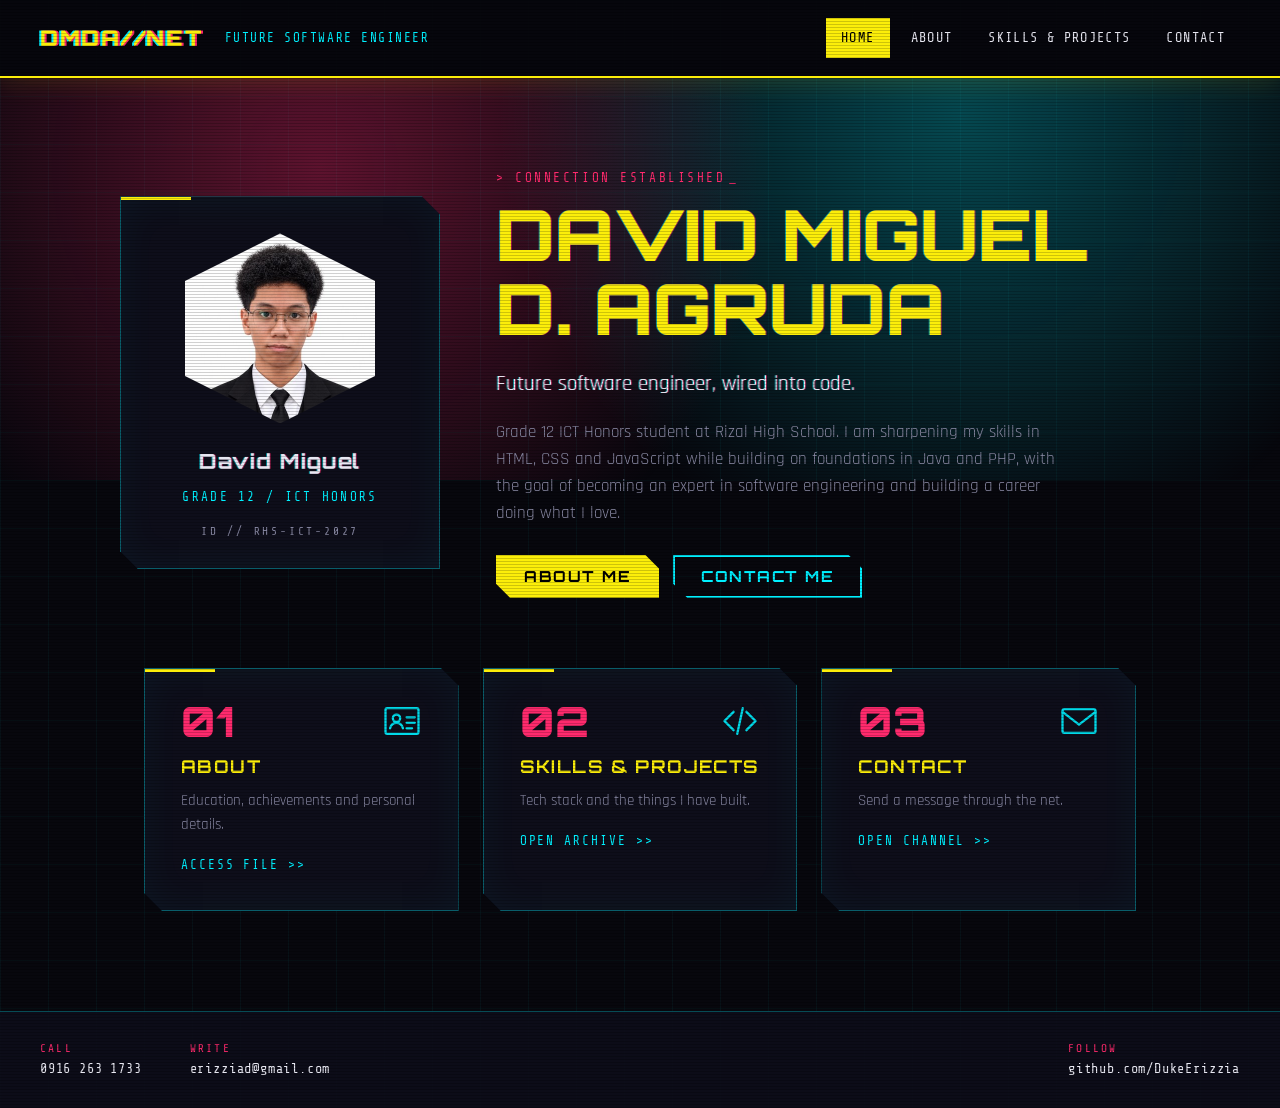
<file: index.html>
<!DOCTYPE html>
<html lang="en">
    
<head>
  <meta charset="UTF-8">
  <meta name="viewport" content="width=device-width, initial-scale=1.0">
  <title>DMDA | Home</title>
  <meta name="description" content="Cyberpunk-themed resume site of David Miguel D. Agruda, Grade 12 ICT Honors student and future software engineer.">
  <link rel="icon" type="image/svg+xml" href="assets/img/favicon.svg">
  <link rel="preconnect" href="https://fonts.googleapis.com">
  <link rel="preconnect" href="https://fonts.gstatic.com" crossorigin>
  <link href="https://fonts.googleapis.com/css2?family=Orbitron:wght@700;900&family=Rajdhani:wght@400;600;700&family=Share+Tech+Mono&display=swap" rel="stylesheet">
  <link rel="stylesheet" href="assets/css/style.css">
</head>

<body>

  <header class="siteHeader">
    <div class="brand">
      <a class="brandName" href="index.html">DMDA//NET</a>
      <span class="brandTag">Future Software Engineer</span>
    </div>
    <button class="menuToggle" aria-label="Toggle navigation">Menu</button>
    <nav class="mainNav" aria-label="Main">
      <a class="isActive" href="../../index.html">Home</a>
      <a href="pages/about/index.html">About</a>
      <a href="pages/skillsProjects/index.html">Skills &amp; Projects</a>
      <a href="pages/contact/index.html">Contact</a>
    </nav>
  </header>

  <main>
    <section class="hero">
      <div class="heroGlow" data-parallax="0.15"></div>
      <div class="heroInner">
        <aside class="panel idCard reveal">
          <div class="avatar">
            <img src="assets/img/profilePhoto.jpg" alt="David Miguel D. Agruda" width="190" height="190" onerror="this.replaceWith(document.createTextNode('DM'))">
          </div>
          <h2><span class="glitch glitchSoft" data-text="David Miguel">David Miguel</span></h2>
          <p class="role">Grade 12 / ICT Honors</p>
          <p class="idNumber">ID // RHS-ICT-2027</p>
        </aside>

        <div class="heroText reveal">
          <p class="status">&gt; Connection established</p>
          <h1><span class="glitch" data-text="David Miguel D. Agruda">David Miguel D. Agruda</span></h1>
          <p class="lead"><span class="glitch glitchSoft" data-text="Future software engineer, wired into code.">Future software engineer, wired into code.</span></p>
          <p class="bio">
            Grade 12 ICT Honors student at Rizal High School. I am sharpening my skills in HTML, CSS and
            JavaScript while building on foundations in Java and PHP, with the goal of becoming an expert in
            software engineering and building a career doing what I love.
          </p>
          <div class="btnRow">
            <a class="btnCyber" href="pages/about/index.html">About Me</a>
            <a class="btnCyber btnGhost" href="pages/contact/index.html">Contact Me</a>
          </div>
        </div>
      </div>
    </section>

    <section class="navCards" aria-label="Explore the site">
      <a class="panel navCard reveal" href="pages/about/index.html">
        <img class="navIcon" src="assets/img/iconAbout.svg" alt="About file icon" width="44" height="44">
        <div class="num">01</div>
        <h3>About</h3>
        <p>Education, achievements and personal details.</p>
        <span class="go">Access file &gt;&gt;</span>
      </a>
      <a class="panel navCard reveal" href="pages/skillsProjects/index.html">
        <img class="navIcon" src="assets/img/iconSkills.svg" alt="Skills code icon" width="44" height="44">
        <div class="num">02</div>
        <h3>Skills &amp; Projects</h3>
        <p>Tech stack and the things I have built.</p>
        <span class="go">Open archive &gt;&gt;</span>
      </a>
      <a class="panel navCard reveal" href="pages/contact/index.html">
        <img class="navIcon" src="assets/img/iconContact.svg" alt="Contact envelope icon" width="44" height="44">
        <div class="num">03</div>
        <h3>Contact</h3>
        <p>Send a message through the net.</p>
        <span class="go">Open channel &gt;&gt;</span>
      </a>
    </section>
  </main>

  <footer class="siteFooter">
    <div class="footGroup">
      <div class="footBlock"><span>Call</span>0916 263 1733</div>
      <div class="footBlock"><span>Write</span>erizziad@gmail.com</div>
    </div>
    <div class="footBlock"><span>Follow</span><a href="https://github.com/DukeErizzia" target="_blank" rel="noopener">github.com/DukeErizzia</a></div>
  </footer>

  <script src="assets/js/script.js"></script>

</body>
</file>
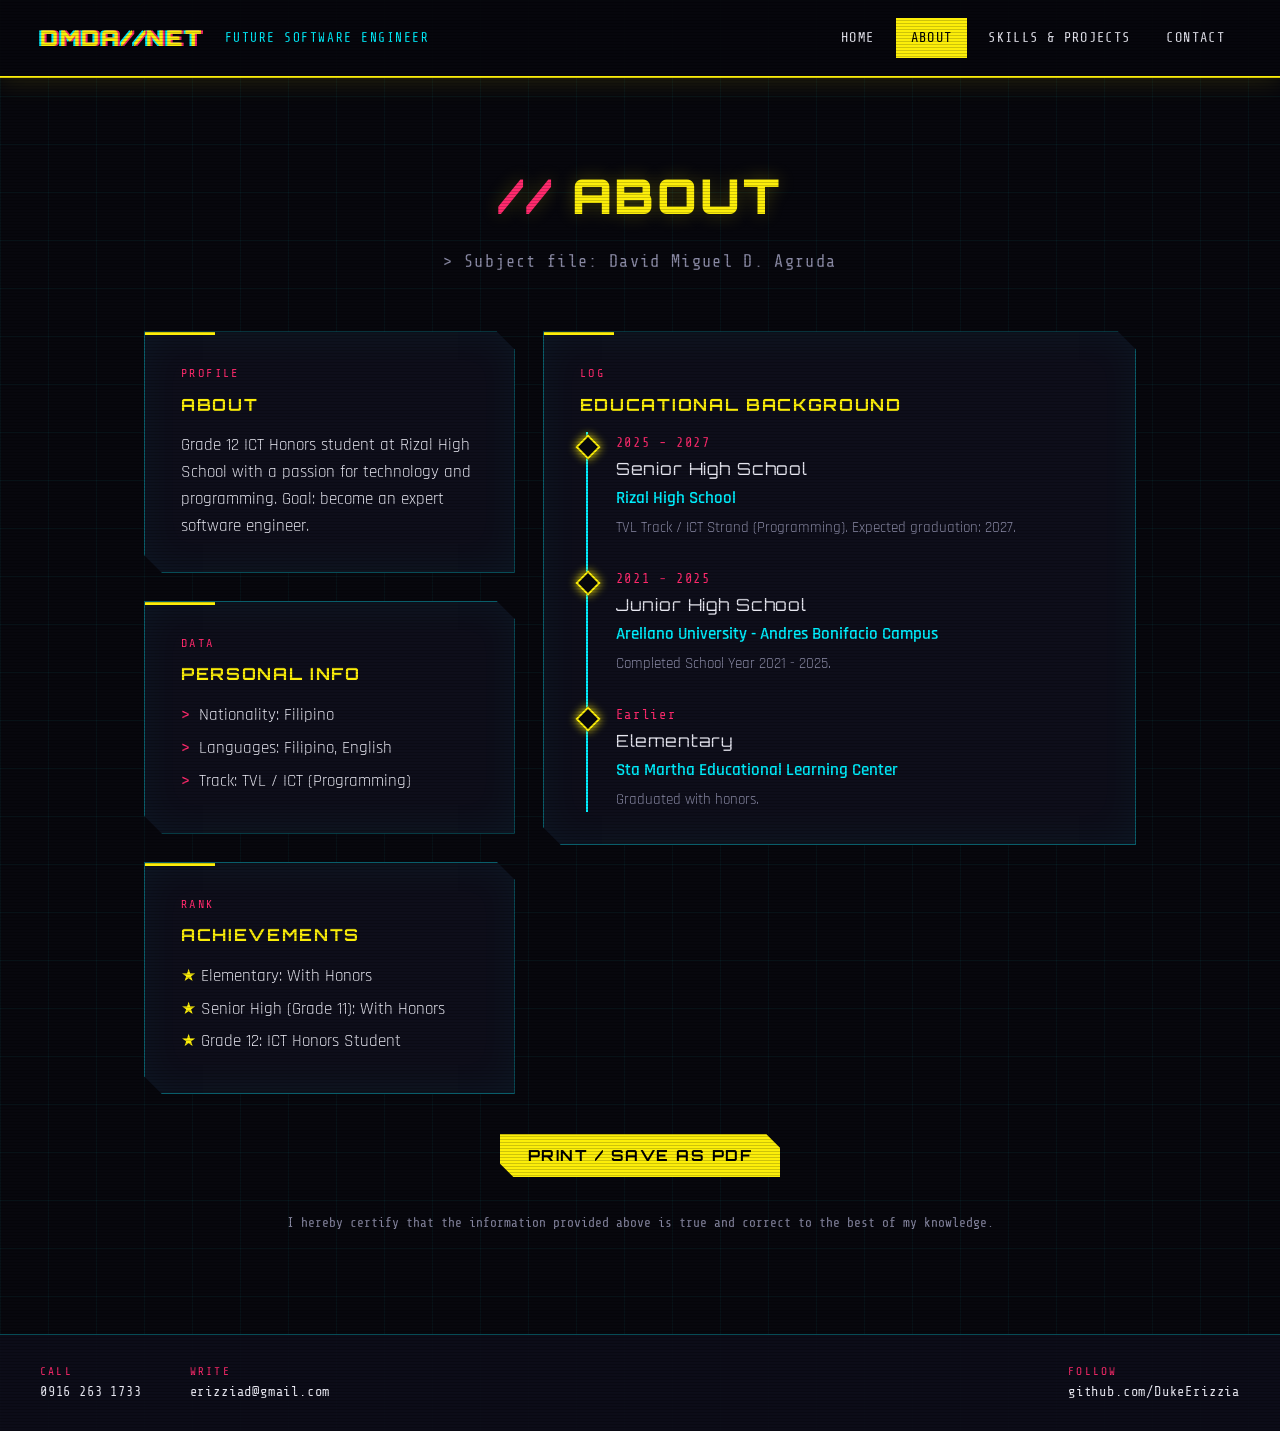
<file: pages/about/index.html>
<!DOCTYPE html>
<html lang="en">
    
<head>
  <meta charset="UTF-8">
  <meta name="viewport" content="width=device-width, initial-scale=1.0">
  <title>DMDA | About</title>
  <meta name="description" content="About David Miguel D. Agruda: Grade 12 ICT Honors student, education timeline, achievements and a printable resume.">
  <link rel="icon" type="image/svg+xml" href="../../assets/img/favicon.svg">
  <link rel="preconnect" href="https://fonts.googleapis.com">
  <link rel="preconnect" href="https://fonts.gstatic.com" crossorigin>
  <link href="https://fonts.googleapis.com/css2?family=Orbitron:wght@700;900&family=Rajdhani:wght@400;600;700&family=Share+Tech+Mono&display=swap" rel="stylesheet">
  <link rel="stylesheet" href="../../assets/css/style.css">
  <link rel="stylesheet" href="assets/css/style.css">
</head>

<body>
  
  <header class="siteHeader">
    <div class="brand">
      <a class="brandName" href="../../index.html">DMDA//NET</a>
      <span class="brandTag">Future Software Engineer</span>
    </div>
    <button class="menuToggle" aria-label="Toggle navigation">Menu</button>
    <nav class="mainNav" aria-label="Main">
      <a href="../../index.html">Home</a>
      <a class="isActive" href="../../pages/about/index.html">About</a>
      <a href="../../pages/skillsProjects/index.html">Skills &amp; Projects</a>
      <a href="../../pages/contact/index.html">Contact</a>
    </nav>
  </header>

  <main class="pageSection">
    <h1 class="sectionTitle reveal" data-parallax="0.04">About</h1>
    <p class="sectionSub reveal">&gt; Subject file: David Miguel D. Agruda</p>

    <div class="aboutGrid">
      <div class="stack">
        <section class="panel reveal">
          <p class="panelLabel">Profile</p>
          <h3>About</h3>
          <p>Grade 12 ICT Honors student at Rizal High School with a passion for technology and programming. Goal: become an expert software engineer.</p>
        </section>

        <section class="panel reveal">
          <p class="panelLabel">Data</p>
          <h3>Personal Info</h3>
          <ul>
            <li>Nationality: Filipino</li>
            <li>Languages: Filipino, English</li>
            <li>Track: TVL / ICT (Programming)</li>
          </ul>
        </section>

        <section class="panel reveal">
          <p class="panelLabel">Rank</p>
          <h3>Achievements</h3>
          <ul class="achieveList">
            <li>Elementary: With Honors</li>
            <li>Senior High (Grade 11): With Honors</li>
            <li>Grade 12: ICT Honors Student</li>
          </ul>
        </section>
      </div>

      <section class="panel reveal">
        <p class="panelLabel">Log</p>
        <h3>Educational Background</h3>
        <div class="timeline">
          <div class="timelineItem">
            <p class="timelineDate">2025 - 2027</p>
            <p class="timelineTitle">Senior High School</p>
            <p class="timelineOrg">Rizal High School</p>
            <p class="timelineNote">TVL Track / ICT Strand (Programming). Expected graduation: 2027.</p>
          </div>
          <div class="timelineItem">
            <p class="timelineDate">2021 - 2025</p>
            <p class="timelineTitle">Junior High School</p>
            <p class="timelineOrg">Arellano University - Andres Bonifacio Campus</p>
            <p class="timelineNote">Completed School Year 2021 - 2025.</p>
          </div>
          <div class="timelineItem">
            <p class="timelineDate">Earlier</p>
            <p class="timelineTitle">Elementary</p>
            <p class="timelineOrg">Sta Martha Educational Learning Center</p>
            <p class="timelineNote">Graduated with honors.</p>
          </div>
        </div>
      </section>
    </div>

    <div class="actionRow">
      <button class="btnCyber" id="printPage" type="button">Print / Save as PDF</button>
    </div>
    <p class="certify">I hereby certify that the information provided above is true and correct to the best of my knowledge.</p>
  </main>

  <footer class="siteFooter">
    <div class="footGroup">
      <div class="footBlock"><span>Call</span>0916 263 1733</div>
      <div class="footBlock"><span>Write</span>erizziad@gmail.com</div>
    </div>
    <div class="footBlock"><span>Follow</span><a href="https://github.com/DukeErizzia" target="_blank" rel="noopener">github.com/DukeErizzia</a></div>
  </footer>

    <script src="../../assets/js/script.js"></script>
  <script src="assets/js/about.js"></script>

</body>
</html>
</file>
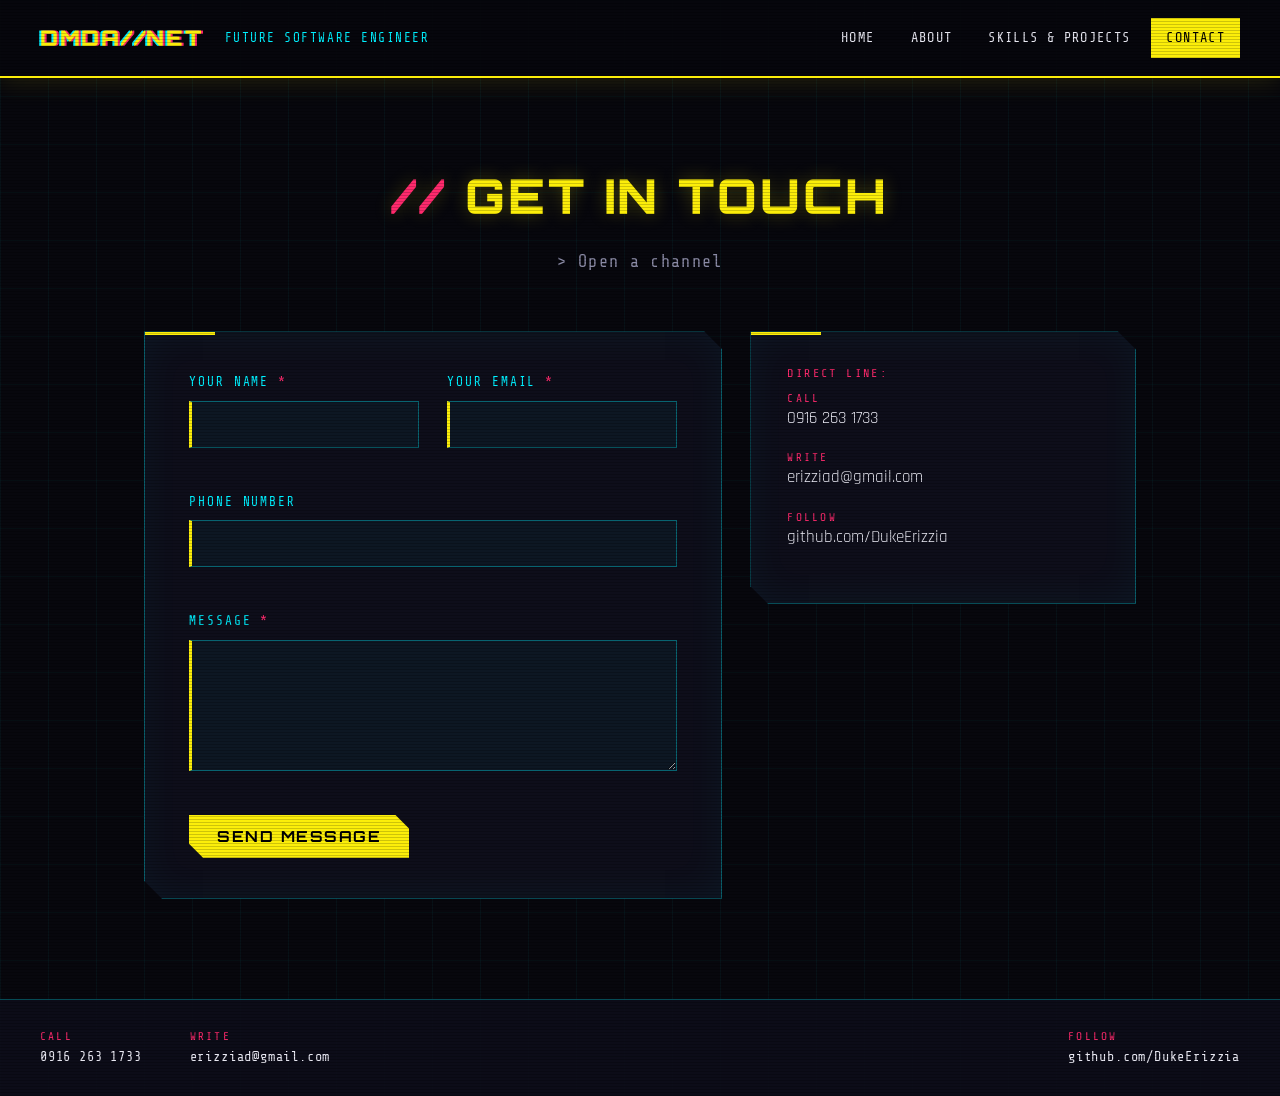
<file: pages/contact/index.html>
<!DOCTYPE html>
<html lang="en">
    
<head>
  <meta charset="UTF-8">
  <meta name="viewport" content="width=device-width, initial-scale=1.0">
  <title>DMDA | Contact</title>
  <meta name="description" content="Contact David Miguel D. Agruda: send a message through the form, or reach out by phone, email or GitHub.">
  <link rel="icon" type="image/svg+xml" href="../../assets/img/favicon.svg">
  <link rel="preconnect" href="https://fonts.googleapis.com">
  <link rel="preconnect" href="https://fonts.gstatic.com" crossorigin>
  <link href="https://fonts.googleapis.com/css2?family=Orbitron:wght@700;900&family=Rajdhani:wght@400;600;700&family=Share+Tech+Mono&display=swap" rel="stylesheet">
  <link rel="stylesheet" href="../../assets/css/style.css">
  <link rel="stylesheet" href="assets/css/style.css">
</head>

<body>

  <header class="siteHeader">
    <div class="brand">
      <a class="brandName" href="../../index.html">DMDA//NET</a>
      <span class="brandTag">Future Software Engineer</span>
    </div>
    <button class="menuToggle" aria-label="Toggle navigation">Menu</button>
    <nav class="mainNav" aria-label="Main">
      <a href="../../index.html">Home</a>
      <a href="../../pages/about/index.html">About</a>
      <a href="../../pages/skillsProjects/index.html">Skills &amp; Projects</a>
      <a class="isActive" href="../../pages/contact/index.html">Contact</a>
    </nav>
  </header>

  <main class="pageSection">
    <h1 class="sectionTitle reveal" data-parallax="0.04">Get in Touch</h1>
    <p class="sectionSub reveal">&gt; Open a channel</p>

    <div class="contactLayout">
      <form id="contactForm" class="panel formPanel reveal" novalidate>
        <div class="formRow">
          <div class="field">
            <label for="name">Your Name <span class="req">*</span></label>
            <input id="name" name="name" type="text" autocomplete="name">
            <span class="errorText"></span>
          </div>
          <div class="field">
            <label for="email">Your Email <span class="req">*</span></label>
            <input id="email" name="email" type="email" autocomplete="email">
            <span class="errorText"></span>
          </div>
        </div>

        <div class="field">
          <label for="phone">Phone Number</label>
          <input id="phone" name="phone" type="tel" autocomplete="tel">
          <span class="errorText"></span>
        </div>

        <div class="field">
          <label for="message">Message <span class="req">*</span></label>
          <textarea id="message" name="message" rows="5"></textarea>
          <span class="errorText"></span>
        </div>

        <div class="formActions">
          <button class="btnCyber" type="submit">Send Message</button>
          <span id="formStatus" class="formStatus" role="status" aria-live="polite"></span>
        </div>
      </form>

      <aside class="panel infoPanel reveal">
        <p class="panelLabel">Direct line:</p>
        <div class="infoItem"><span>Call</span>0916 263 1733</div>
        <div class="infoItem"><span>Write</span><a href="mailto:erizziad@gmail.com">erizziad@gmail.com</a></div>
        <div class="infoItem"><span>Follow</span><a href="https://github.com/DukeErizzia" target="_blank" rel="noopener">github.com/DukeErizzia</a></div>
      </aside>
    </div>
  </main>

  <footer class="siteFooter">
    <div class="footGroup">
      <div class="footBlock"><span>Call</span>0916 263 1733</div>
      <div class="footBlock"><span>Write</span>erizziad@gmail.com</div>
    </div>
    <div class="footBlock"><span>Follow</span><a href="https://github.com/DukeErizzia" target="_blank" rel="noopener">github.com/DukeErizzia</a></div>
  </footer>

  <script src="../../assets/js/script.js"></script>
  <script src="assets/js/contact.js"></script>

</body>
</html>
</file>
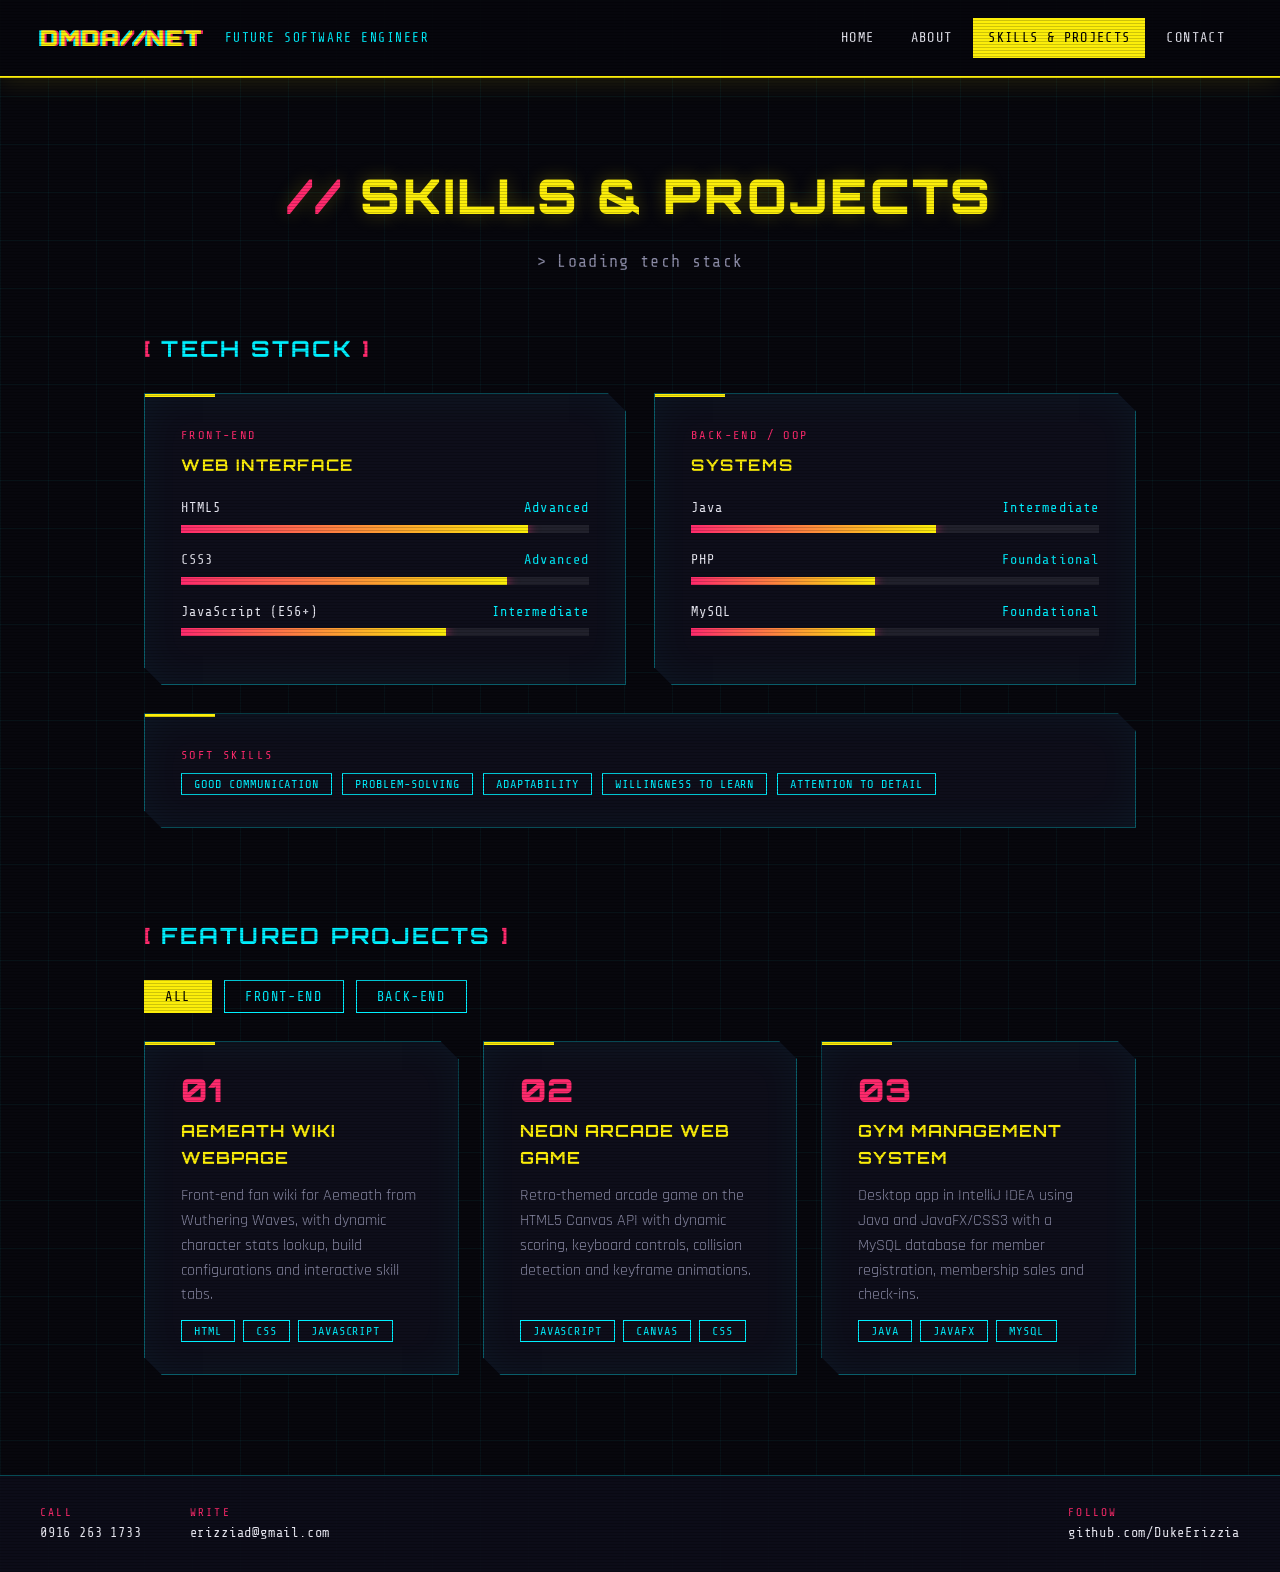
<file: pages/skillsProjects/index.html>
<!DOCTYPE html>
<html lang="en">

<head>
  <meta charset="UTF-8">
  <meta name="viewport" content="width=device-width, initial-scale=1.0">
  <title>DMDA | Skills &amp; Projects</title>
  <meta name="description" content="Tech stack, soft skills and featured projects of David Miguel D. Agruda, a future software engineer.">
  <link rel="icon" type="image/svg+xml" href="../../assets/img/favicon.svg">
  <link rel="preconnect" href="https://fonts.googleapis.com">
  <link rel="preconnect" href="https://fonts.gstatic.com" crossorigin>
  <link href="https://fonts.googleapis.com/css2?family=Orbitron:wght@700;900&family=Rajdhani:wght@400;600;700&family=Share+Tech+Mono&display=swap" rel="stylesheet">
  <link rel="stylesheet" href="../../assets/css/style.css">
  <link rel="stylesheet" href="assets/css/style.css">
</head>

<body>
    
  <header class="siteHeader">
    <div class="brand">
      <a class="brandName" href="../../index.html">DMDA//NET</a>
      <span class="brandTag">Future Software Engineer</span>
    </div>
    <button class="menuToggle" aria-label="Toggle navigation">Menu</button>
    <nav class="mainNav" aria-label="Main">
      <a href="../../index.html">Home</a>
      <a href="../../pages/about/index.html">About</a>
      <a class="isActive" href="../../pages/skillsProjects/index.html">Skills &amp; Projects</a>
      <a href="../../pages/contact/index.html">Contact</a>
    </nav>
  </header>

  <main class="pageSection">
    <h1 class="sectionTitle reveal">Skills &amp; Projects</h1>
    <p class="sectionSub reveal">&gt; Loading tech stack</p>

    <!-- Tech stack -->
    <section class="sectionBlock">
      <h2 class="blockTitle reveal">Tech Stack</h2>
      <div class="stackGrid">
        <div class="panel stackGroup reveal">
          <p class="panelLabel">Front-End</p>
          <h3>Web Interface</h3>
          <div class="skillRow"><div class="skillHead"><span>HTML5</span><b>Advanced</b></div><div class="bar"><span style="--level: 85%"></span></div></div>
          <div class="skillRow"><div class="skillHead"><span>CSS3</span><b>Advanced</b></div><div class="bar"><span style="--level: 80%"></span></div></div>
          <div class="skillRow"><div class="skillHead"><span>JavaScript (ES6+)</span><b>Intermediate</b></div><div class="bar"><span style="--level: 65%"></span></div></div>
        </div>
        <div class="panel stackGroup reveal">
          <p class="panelLabel">Back-End / OOP</p>
          <h3>Systems</h3>
          <div class="skillRow"><div class="skillHead"><span>Java</span><b>Intermediate</b></div><div class="bar"><span style="--level: 60%"></span></div></div>
          <div class="skillRow"><div class="skillHead"><span>PHP</span><b>Foundational</b></div><div class="bar"><span style="--level: 45%"></span></div></div>
          <div class="skillRow"><div class="skillHead"><span>MySQL</span><b>Foundational</b></div><div class="bar"><span style="--level: 45%"></span></div></div>
        </div>
        <div class="panel softSkills reveal">
          <p class="panelLabel">Soft Skills</p>
          <div class="softList">
            <span class="chip">Good Communication</span>
            <span class="chip">Problem-solving</span>
            <span class="chip">Adaptability</span>
            <span class="chip">Willingness to Learn</span>
            <span class="chip">Attention to Detail</span>
          </div>
        </div>
      </div>
    </section>
 
  <!-- Projects -->
    <section class="sectionBlock">
      <h2 class="blockTitle reveal">Featured Projects</h2>
      <div class="filterRow reveal" role="group" aria-label="Filter projects">
        <button class="filterBtn isActive" data-filter="all" type="button">All</button>
        <button class="filterBtn" data-filter="frontend" type="button">Front-End</button>
        <button class="filterBtn" data-filter="backend" type="button">Back-End</button>
      </div>

      <div class="projectGrid">
        <article class="panel project reveal" data-category="frontend">
          <span class="projectNum">01</span>
          <h3>Aemeath Wiki Webpage</h3>
          <p>Front-end fan wiki for Aemeath from Wuthering Waves, with dynamic character stats lookup, build configurations and interactive skill tabs.</p>
          <div class="tagRow"><span class="chip">HTML</span><span class="chip">CSS</span><span class="chip">JavaScript</span></div>
        </article>

        <article class="panel project reveal" data-category="frontend">
          <span class="projectNum">02</span>
          <h3>Neon Arcade Web Game</h3>
          <p>Retro-themed arcade game on the HTML5 Canvas API with dynamic scoring, keyboard controls, collision detection and keyframe animations.</p>
          <div class="tagRow"><span class="chip">JavaScript</span><span class="chip">Canvas</span><span class="chip">CSS</span></div>
        </article>

        <article class="panel project reveal" data-category="backend">
          <span class="projectNum">03</span>
          <h3>Gym Management System</h3>
          <p>Desktop app in IntelliJ IDEA using Java and JavaFX/CSS3 with a MySQL database for member registration, membership sales and check-ins.</p>
          <div class="tagRow"><span class="chip">Java</span><span class="chip">JavaFX</span><span class="chip">MySQL</span></div>
        </article>
      </div>
      <p class="emptyNote" id="emptyNote">&gt; No projects found in this category.</p>
    </section>
  </main>

  <footer class="siteFooter">
    <div class="footGroup">
      <div class="footBlock"><span>Call</span>0916 263 1733</div>
      <div class="footBlock"><span>Write</span>erizziad@gmail.com</div>
    </div>
    <div class="footBlock"><span>Follow</span><a href="https://github.com/DukeErizzia" target="_blank" rel="noopener">github.com/DukeErizzia</a></div>
  </footer>

  <script src="../../assets/js/script.js"></script>
  <script src="assets/js/skillsProjects.js"></script>
  
</body>
</html>
</file>
<file: assets/css/style.css>
/* ===== Resume.V2Site: (Cyberpunk-inspired) ===== */
:root {
  --bg: #07070d;
  --panel: #0e0e1a;
  --panelEdge: rgba(0, 240, 255, 0.35);
  --yellow: #fcee0a;
  --cyan: #00f0ff;
  --pink: #ff2a6d;
  --text: #e8e8f2;
  --muted: #8b8ba6;
  --fontHead: "Orbitron", "Rajdhani", sans-serif;
  --fontBody: "Rajdhani", "Segoe UI", sans-serif;
  --fontMono: "Share Tech Mono", Consolas, monospace;
  --cut: 18px;
}

* { box-sizing: border-box; margin: 0; padding: 0; }
html { scroll-behavior: smooth; }
body {
  font-family: var(--fontBody);
  font-size: 1.05rem;
  color: var(--text);
  background-color: var(--bg);
  background-image:
    linear-gradient(rgba(0, 240, 255, 0.045) 1px, transparent 1px),
    linear-gradient(90deg, rgba(0, 240, 255, 0.045) 1px, transparent 1px);
  background-size: 48px 48px;
  line-height: 1.6;
  min-height: 100vh;
  display: flex;
  flex-direction: column;
  overflow-x: hidden;
}
/* CRT scanlines */
body::after {
  content: "";
  position: fixed;
  inset: 0;
  pointer-events: none;
  background: repeating-linear-gradient(0deg, rgba(0, 0, 0, 0.18) 0, rgba(0, 0, 0, 0.18) 1px, transparent 1px, transparent 3px);
  z-index: 100;
}
a { color: inherit; text-decoration: none; }
img { max-width: 100%; display: block; }
ul { list-style: none; }

/* ---------- Header ---------- */
.siteHeader {
  position: sticky;
  top: 0;
  z-index: 60;
  display: flex;
  align-items: center;
  justify-content: space-between;
  gap: 24px;
  padding: 18px 40px;
  background: rgba(7, 7, 13, 0.92);
  backdrop-filter: blur(6px);
  border-bottom: 2px solid var(--yellow);
  box-shadow: 0 4px 24px rgba(252, 238, 10, 0.12);
}
.brand { display: flex; align-items: center; gap: 22px; }
.brandName {
  font-family: var(--fontHead);
  font-weight: 900;
  font-size: 1.35rem;
  letter-spacing: 0.08em;
  color: var(--yellow);
  text-shadow: 2px 0 var(--pink), -2px 0 var(--cyan);
}
.brandTag { font-family: var(--fontMono); font-size: 0.8rem; color: var(--cyan); letter-spacing: 0.12em; text-transform: uppercase; }

.mainNav { display: flex; gap: 6px; }
.mainNav a {
  font-family: var(--fontMono);
  font-size: 0.85rem;
  letter-spacing: 0.1em;
  text-transform: uppercase;
  padding: 8px 14px;
  border: 1px solid transparent;
  transition: color 0.2s, border-color 0.2s, background 0.2s;
}
.mainNav a:hover { color: var(--cyan); border-color: var(--cyan); }
.mainNav a.isActive { color: #000; background: var(--yellow); border-color: var(--yellow); }

.menuToggle {
  display: none;
  background: none;
  color: var(--yellow);
  border: 1px solid var(--yellow);
  padding: 6px 14px;
  font: 0.85rem var(--fontMono);
  letter-spacing: 0.1em;
  text-transform: uppercase;
  cursor: pointer;
}

/* ---------- Buttons ---------- */
.btnCyber {
  display: inline-block;
  padding: 12px 28px;
  background: var(--yellow);
  color: #000;
  font: 700 0.95rem var(--fontHead);
  letter-spacing: 0.1em;
  text-transform: uppercase;
  border: 0;
  cursor: pointer;
  clip-path: polygon(0 0, calc(100% - 14px) 0, 100% 14px, 100% 100%, 14px 100%, 0 calc(100% - 14px));
  transition: background 0.2s, transform 0.2s, filter 0.2s;
}
.btnCyber:hover { background: var(--cyan); transform: translateY(-2px); filter: drop-shadow(0 0 10px var(--cyan)); }
.btnGhost { background: transparent; color: var(--cyan); box-shadow: inset 0 0 0 2px var(--cyan); }
.btnGhost:hover { background: var(--cyan); color: #000; }
.btnRow { display: flex; flex-wrap: wrap; gap: 14px; }

/* ---------- Titles ---------- */
.sectionTitle {
  position: relative;
  font-family: var(--fontHead);
  font-weight: 900;
  font-size: clamp(1.8rem, 4.5vw, 3rem);
  letter-spacing: 0.06em;
  text-transform: uppercase;
  color: var(--yellow);
  text-align: center;
  margin-bottom: 14px;
}
.sectionTitle::before { content: "// "; color: var(--pink); }
.sectionSub { font-family: var(--fontMono); text-align: center; color: var(--muted); margin-bottom: 56px; letter-spacing: 0.08em; }

/* ---------- Glitch system ---------- */
/* Hero name and any text wrapped in <span class="glitch" data-text="same text"> */
.glitch {
  position: relative;
  display: inline-block;
  text-shadow: 1px 0 rgba(255, 42, 109, 0.55), -1px 0 rgba(0, 240, 255, 0.55);
  animation: glitchBoot 0.9s steps(1) 1, glitchShake 2.4s steps(1) 0.9s infinite;
}
.glitch::before,
.glitch::after {
  content: attr(data-text);
  position: absolute;
  inset: 0;
  overflow: hidden;
  pointer-events: none;
}
.glitch::before { color: var(--pink); transform: translate(0, 0); clip-path: inset(0 0 100% 0); animation: glitchTop 1.7s infinite steps(1); }
.glitch::after { color: var(--cyan); transform: translate(0, 0); clip-path: inset(100% 0 0 0); animation: glitchBottom 2.3s infinite steps(1); }

/* Calmer version for secondary text */
.glitchSoft { animation: glitchShakeSoft 4.2s steps(1) infinite; }
.glitchSoft::before { animation-duration: 3.4s; }
.glitchSoft::after { animation-duration: 4.6s; }

@keyframes glitchBoot {
  0% { transform: translate(-8px, 0) skewX(12deg); filter: hue-rotate(90deg); opacity: 0.4; }
  10% { transform: translate(6px, -2px) skewX(-10deg); opacity: 1; }
  20% { transform: translate(-4px, 1px); filter: none; opacity: 0.6; }
  30% { transform: translate(5px, 0) skewX(8deg); opacity: 1; }
  40% { transform: none; filter: hue-rotate(-60deg); }
  55% { transform: translate(-3px, 0); }
  70%, 100% { transform: none; filter: none; }
}
@keyframes glitchShake {
  0%, 100% { transform: none; filter: none; }
  18% { transform: translate(-3px, 1px) skewX(-8deg); }
  19% { transform: none; }
  34% { transform: translate(4px, 0) skewX(10deg); filter: hue-rotate(40deg); }
  35% { transform: none; filter: none; }
  36% { transform: translate(-2px, 0); }
  37% { transform: none; }
  62% { transform: translate(2px, -1px) skewX(6deg); }
  63% { transform: none; }
  79% { transform: translate(-6px, 0) skewX(-14deg); filter: hue-rotate(-40deg); }
  80% { transform: translate(5px, 0) skewX(12deg); }
  81% { transform: none; filter: none; }
}
@keyframes glitchShakeSoft {
  0%, 100% { transform: none; }
  30% { transform: translate(-2px, 0) skewX(-5deg); }
  31% { transform: none; }
  74% { transform: translate(3px, 0) skewX(6deg); }
  75% { transform: none; }
}
@keyframes glitchTop {
  0%, 6%, 13%, 44%, 74%, 91%, 100% { transform: translate(0, 0); clip-path: inset(0 0 100% 0); }
  7% { transform: translate(-7px, -2px); clip-path: inset(8% 0 62% 0); }
  9% { transform: translate(8px, 1px); clip-path: inset(38% 0 30% 0); }
  11% { transform: translate(-3px, 0); clip-path: inset(20% 0 55% 0); }
  38% { transform: translate(-5px, 0); clip-path: inset(20% 0 48% 0); }
  41% { transform: translate(6px, 0); clip-path: inset(50% 0 20% 0); }
  66% { transform: translate(9px, -1px); clip-path: inset(4% 0 72% 0); }
  68% { transform: translate(-8px, 0); clip-path: inset(30% 0 40% 0); }
  71% { transform: translate(4px, 1px); clip-path: inset(12% 0 58% 0); }
  86% { transform: translate(-10px, 2px); clip-path: inset(30% 0 38% 0); }
  88% { transform: translate(10px, -2px); clip-path: inset(10% 0 60% 0); }
}
@keyframes glitchBottom {
  0%, 12%, 19%, 56%, 81%, 100% { transform: translate(0, 0); clip-path: inset(100% 0 0 0); }
  13% { transform: translate(7px, 2px); clip-path: inset(60% 0 8% 0); }
  15% { transform: translate(-8px, -1px); clip-path: inset(35% 0 40% 0); }
  17% { transform: translate(4px, 0); clip-path: inset(48% 0 22% 0); }
  50% { transform: translate(6px, 0); clip-path: inset(48% 0 22% 0); }
  53% { transform: translate(-6px, 1px); clip-path: inset(70% 0 6% 0); }
  76% { transform: translate(-9px, 1px); clip-path: inset(70% 0 4% 0); }
  78% { transform: translate(9px, -1px); clip-path: inset(40% 0 35% 0); }
}

/* Main page headers: RGB split bursts (uses `translate` so the parallax transform is untouched) */
.sectionTitle { --glow: 0 0 18px rgba(252, 238, 10, 0.25); text-shadow: var(--glow); animation: titleGlitch 3.1s steps(1) infinite; }
.blockTitle { animation: titleGlitch 4.4s steps(1) 0.7s infinite; }
@keyframes titleGlitch {
  0%, 100% { text-shadow: var(--glow, 0 0 0 transparent); translate: 0 0; filter: none; }
  12% { text-shadow: -4px 0 var(--pink), 4px 0 var(--cyan); translate: -4px 0; }
  13% { text-shadow: 5px 0 var(--pink), -5px 0 var(--cyan); translate: 5px 1px; filter: hue-rotate(30deg); }
  14% { text-shadow: var(--glow, 0 0 0 transparent); translate: 0 0; filter: none; }
  46% { text-shadow: 3px 0 var(--cyan), -3px 0 var(--pink); translate: 3px 0; }
  47% { text-shadow: var(--glow, 0 0 0 transparent); translate: 0 0; }
  71% { text-shadow: -6px 0 var(--pink), 6px 0 var(--cyan); translate: -6px 0; filter: hue-rotate(-30deg); }
  72% { text-shadow: 6px 0 var(--pink), -6px 0 var(--cyan); translate: 4px -1px; }
  73% { text-shadow: var(--glow, 0 0 0 transparent); translate: 0 0; filter: none; }
  90% { text-shadow: 2px 0 var(--pink), -2px 0 var(--cyan); translate: -2px 0; }
  91% { text-shadow: var(--glow, 0 0 0 transparent); translate: 0 0; }
}

/* Brand logo in the header */
.brandName { display: inline-block; animation: brandGlitch 4.6s steps(1) infinite; }
@keyframes brandGlitch {
  0%, 100% { translate: 0 0; text-shadow: 2px 0 var(--pink), -2px 0 var(--cyan); }
  22% { translate: -3px 0; text-shadow: 5px 0 var(--pink), -5px 0 var(--cyan); }
  23% { translate: 3px 1px; text-shadow: -5px 0 var(--pink), 5px 0 var(--cyan); }
  24% { translate: 0 0; text-shadow: 2px 0 var(--pink), -2px 0 var(--cyan); }
  71% { translate: 2px 0; text-shadow: 4px 0 var(--cyan), -4px 0 var(--pink); }
  72% { translate: 0 0; text-shadow: 2px 0 var(--pink), -2px 0 var(--cyan); }
}

/* Small text: flicker, blinking cursor, numbers, hover bursts */
.sectionSub { animation: textFlicker 5.2s steps(1) infinite; }
.heroText .status { animation: textFlicker 3.3s steps(1) infinite; }
.heroText .status::after { content: "_"; margin-left: 4px; animation: cursorBlink 1s steps(1) infinite; }
.idCard .role { animation: textFlicker 4.4s steps(1) infinite; }
@keyframes textFlicker {
  0%, 100% { opacity: 1; }
  20% { opacity: 0.35; }
  21% { opacity: 1; }
  22% { opacity: 0.5; }
  23% { opacity: 1; }
  68% { opacity: 0.4; }
  69% { opacity: 1; }
}
@keyframes cursorBlink { 50% { opacity: 0; } }

.navCard .num { animation: numFlicker 3.7s steps(1) infinite; }
.navCard:nth-child(2) .num { animation-duration: 4.3s; }
.navCard:nth-child(3) .num { animation-duration: 2.9s; }
@keyframes numFlicker {
  0%, 100% { opacity: 1; text-shadow: none; translate: 0 0; }
  40% { opacity: 0.4; }
  41% { opacity: 1; text-shadow: 3px 0 var(--cyan); }
  42% { text-shadow: -3px 0 var(--yellow); translate: 2px 0; }
  43% { text-shadow: none; translate: 0 0; }
}

.navCard:hover h3,
.mainNav a:hover { animation: hoverGlitch 0.35s steps(1) infinite; }
@keyframes hoverGlitch {
  0% { text-shadow: 2px 0 var(--pink), -2px 0 var(--cyan); translate: 0 0; }
  25% { text-shadow: -3px 0 var(--pink), 3px 0 var(--cyan); translate: -2px 0; }
  50% { text-shadow: 3px 0 var(--cyan), -3px 0 var(--pink); translate: 2px 0; }
  75% { text-shadow: -2px 1px var(--pink), 2px -1px var(--cyan); translate: 0 0; }
}

/* ---------- Panels ---------- */
.panel {
  position: relative;
  background: var(--panel);
  border: 1px solid var(--panelEdge);
  padding: 32px 36px;
  clip-path: polygon(0 0, calc(100% - var(--cut)) 0, 100% var(--cut), 100% 100%, var(--cut) 100%, 0 calc(100% - var(--cut)));
  box-shadow: inset 0 0 40px rgba(0, 240, 255, 0.05);
}
.panel::before {
  content: "";
  position: absolute;
  top: 0;
  left: 0;
  width: 70px;
  height: 3px;
  background: var(--yellow);
}
.panelLabel { font-family: var(--fontMono); font-size: 0.75rem; color: var(--pink); letter-spacing: 0.2em; text-transform: uppercase; margin-bottom: 8px; }

.chip {
  display: inline-block;
  padding: 3px 12px;
  font: 0.75rem var(--fontMono);
  letter-spacing: 0.08em;
  color: var(--cyan);
  border: 1px solid var(--cyan);
  text-transform: uppercase;
}

/* ---------- Layout ---------- */
main { flex: 1; }
.pageSection { flex: 1; width: 100%; max-width: 1040px; margin: 0 auto; padding: 80px 24px 100px; }

/* ---------- Home ---------- */
.hero { position: relative; overflow: hidden; padding: 90px 24px 70px; }
.heroGlow {
  position: absolute;
  inset: -20% 0 auto 0;
  height: 520px;
  background:
    radial-gradient(circle at 25% 40%, rgba(255, 42, 109, 0.35), transparent 45%),
    radial-gradient(circle at 75% 30%, rgba(0, 240, 255, 0.28), transparent 45%);
  pointer-events: none;
}
.heroInner {
  position: relative;
  max-width: 1040px;
  margin: 0 auto;
  display: grid;
  grid-template-columns: 320px 1fr;
  gap: 56px;
  align-items: center;
}
.idCard { text-align: center; padding: 36px 28px 30px; }
.avatar {
  width: 190px;
  height: 190px;
  margin: 0 auto 22px;
  display: grid;
  place-items: center;
  overflow: hidden;
  clip-path: polygon(50% 0, 100% 25%, 100% 75%, 50% 100%, 0 75%, 0 25%);
  background: linear-gradient(135deg, var(--pink), var(--cyan));
  font: 900 3.2rem var(--fontHead);
  color: #000;
}
.avatar img { width: 100%; height: 100%; object-fit: cover; }
.idCard h2 { font-family: var(--fontHead); font-size: 1.3rem; letter-spacing: 0.08em; }
.idCard .role { font-family: var(--fontMono); color: var(--cyan); font-size: 0.8rem; letter-spacing: 0.18em; text-transform: uppercase; margin-top: 8px; }
.idCard .idNumber { margin-top: 18px; font: 0.7rem var(--fontMono); color: var(--muted); letter-spacing: 0.25em; }

.heroText .status { font-family: var(--fontMono); color: var(--pink); letter-spacing: 0.2em; font-size: 0.8rem; text-transform: uppercase; }
.heroText h1 {
  font-family: var(--fontHead);
  font-weight: 900;
  font-size: clamp(2.2rem, 6vw, 4.4rem);
  line-height: 1.05;
  color: var(--yellow);
  text-transform: uppercase;
  margin: 10px 0 22px;
}
.heroText .lead { font-size: 1.3rem; margin-bottom: 18px; }
.heroText .bio { color: var(--muted); margin-bottom: 28px; max-width: 560px; } 

.navCards { width: 100%; max-width: 1040px; margin: 0 auto; padding: 0 24px 100px; display: grid; grid-template-columns: repeat(3, 1fr); gap: 24px; }
.navCard { display: block; transition: transform 0.25s, filter 0.25s; }
.navCard:hover { transform: translateY(-6px); filter: drop-shadow(0 0 14px rgba(0, 240, 255, 0.55)); }
.navCard .num { font: 900 2.6rem var(--fontHead); color: var(--pink); line-height: 1; }
.navCard h3 { font-family: var(--fontHead); font-size: 1.1rem; letter-spacing: 0.08em; text-transform: uppercase; margin: 10px 0 8px; color: var(--yellow); }
.navCard p { color: var(--muted); font-size: 0.95rem; margin-bottom: 14px; }
.navCard .go { font-family: var(--fontMono); color: var(--cyan); font-size: 0.8rem; letter-spacing: 0.15em; text-transform: uppercase; }

.navCard .navIcon { position: absolute; top: 30px; right: 34px; width: 44px; height: 44px; opacity: 0.9; }

/* ---------- Footer ---------- */
.siteFooter {
  display: flex;
  justify-content: space-between;
  align-items: center;
  flex-wrap: wrap;
  gap: 24px;
  padding: 28px 40px;
  border-top: 1px solid var(--panelEdge);
  background: rgba(14, 14, 26, 0.9);
  font-family: var(--fontMono);
  font-size: 0.85rem;
  letter-spacing: 0.06em;
}
.siteFooter .footBlock span { display: block; color: var(--pink); font-size: 0.7rem; letter-spacing: 0.2em; text-transform: uppercase; }
.footGroup { display: flex; gap: 48px; flex-wrap: wrap; }

/* ---------- Motion ---------- */
.reveal { opacity: 0; transform: translateY(28px); transition: opacity 0.7s ease, transform 0.7s ease; }
.reveal.isVisible { opacity: 1; transform: none; }
body.pageEnter { animation: pageIn 0.5s ease both; }
body.pageLeave { animation: pageOut 0.3s ease both; }
@keyframes pageIn { from { opacity: 0; transform: translateY(12px); filter: hue-rotate(40deg); } to { opacity: 1; transform: none; filter: none; } }
@keyframes pageOut { to { opacity: 0; transform: translateY(-12px); filter: hue-rotate(-40deg); } }

/* ---------- Responsive ---------- */
@media (max-width: 900px) {
  .heroInner { grid-template-columns: 1fr; gap: 36px; }
  .navCards { grid-template-columns: 1fr; }
}

@media (max-width: 820px) {
  .siteHeader { flex-wrap: wrap; padding: 14px 20px; }
  .brandTag { display: none; }
  .menuToggle { display: block; }
  .mainNav { display: none; width: 100%; flex-direction: column; gap: 4px; padding-top: 10px; }
  .mainNav.isOpen { display: flex; }
  .siteFooter { padding: 24px 20px; }
}

@media (prefers-reduced-motion: reduce) {
  *, *::before, *::after { animation: none !important; transition: none !important; }
  .reveal { opacity: 1; transform: none; }
}
</file>
<file: pages/about/assets/css/style.css>
/* ===== About page ===== */
.aboutGrid { display: grid; grid-template-columns: 1fr 1.6fr; gap: 28px; align-items: start; }
.stack { display: grid; gap: 28px; }

.panel h3 { font-family: var(--fontHead); font-size: 1.05rem; letter-spacing: 0.1em; text-transform: uppercase; color: var(--yellow); margin-bottom: 14px; }
.panel li { margin-bottom: 6px; }
.panel li::before { content: "> "; color: var(--pink); font-family: var(--fontMono); }

.timeline { position: relative; border-left: 2px solid var(--cyan); margin-left: 6px; padding-left: 28px; }
.timelineItem { position: relative; padding-bottom: 28px; }
.timelineItem:last-child { padding-bottom: 0; }
.timelineItem::before {
  content: "";
  position: absolute;
  left: -37px;
  top: 6px;
  width: 14px;
  height: 14px;
  background: var(--bg);
  border: 2px solid var(--yellow);
  transform: rotate(45deg);
  box-shadow: 0 0 10px var(--yellow);
}
.timelineDate { font-family: var(--fontMono); color: var(--pink); font-size: 0.85rem; letter-spacing: 0.12em; }
.timelineTitle { font-family: var(--fontHead); font-size: 1.05rem; letter-spacing: 0.05em; margin: 2px 0; }
.timelineOrg { color: var(--cyan); font-weight: 600; }
.timelineNote { color: var(--muted); font-size: 0.95rem; margin-top: 4px; }

.achieveList li::before { content: "★ "; color: var(--yellow); font-family: inherit; }

.certify { margin-top: 36px; text-align: center; font-family: var(--fontMono); font-size: 0.8rem; color: var(--muted); }
.actionRow { display: flex; justify-content: center; margin-top: 40px; }

@media (max-width: 860px) { .aboutGrid { grid-template-columns: 1fr; } }

@media print {
  body { background: #fff; color: #000; }
  body::after, .siteHeader, .siteFooter, .actionRow { display: none; }
  .panel { clip-path: none; border: 1px solid #999; background: #fff; box-shadow: none; }
  .panel h3, .timelineDate, .timelineOrg { color: #000; }
  .reveal { opacity: 1; transform: none; }
}
</file>
<file: pages/contact/assets/css/style.css>
/* ===== Contact page ===== */
.contactLayout { display: grid; grid-template-columns: 1.5fr 1fr; gap: 28px; align-items: start; }
.formPanel { padding: 40px 44px; }
.formRow { display: grid; grid-template-columns: 1fr 1fr; gap: 28px; }
.field { display: flex; flex-direction: column; margin-bottom: 26px; }
.field label { font-family: var(--fontMono); font-size: 0.8rem; letter-spacing: 0.15em; text-transform: uppercase; color: var(--cyan); margin-bottom: 8px; }
.field label .req { color: var(--pink); }
.field input,
.field textarea {
  background: rgba(0, 240, 255, 0.04);
  color: var(--text);
  border: 1px solid rgba(0, 240, 255, 0.35);
  border-left: 3px solid var(--yellow);
  padding: 12px 14px;
  font: 1rem var(--fontBody);
  outline: none;
  resize: vertical;
  transition: border-color 0.2s, box-shadow 0.2s;
}
.field input:focus,
.field textarea:focus { border-color: var(--cyan); box-shadow: 0 0 14px rgba(0, 240, 255, 0.35); }
.field.hasError input,
.field.hasError textarea { border-color: var(--pink); box-shadow: 0 0 12px rgba(255, 42, 109, 0.35); }
.errorText { color: var(--pink); font: 0.75rem var(--fontMono); min-height: 1em; margin-top: 6px; }

.formActions { display: flex; align-items: center; gap: 18px; flex-wrap: wrap; }
.formStatus { font-family: var(--fontMono); font-size: 0.85rem; color: var(--yellow); }

.infoPanel .infoItem { margin-bottom: 20px; }
.infoPanel .infoItem span { display: block; font: 0.7rem var(--fontMono); letter-spacing: 0.2em; text-transform: uppercase; color: var(--pink); }
.infoPanel .infoItem a:hover { color: var(--cyan); }

@media (max-width: 900px) { .contactLayout { grid-template-columns: 1fr; } }
@media (max-width: 600px) {
  .formPanel { padding: 28px 22px; }
  .formRow { grid-template-columns: 1fr; gap: 0; }
}
</file>
<file: pages/skillsProjects/assets/css/style.css>
/* ===== Skills & Projects page ===== */
.sectionBlock { margin-bottom: 90px; }
.sectionBlock:last-child { margin-bottom: 0; }
.blockTitle { font-family: var(--fontHead); font-size: 1.4rem; letter-spacing: 0.1em; text-transform: uppercase; color: var(--cyan); margin-bottom: 26px; }
.blockTitle::before { content: "[ "; color: var(--pink); }
.blockTitle::after { content: " ]"; color: var(--pink); }

/* Tech stack */
.stackGrid { display: grid; grid-template-columns: repeat(2, 1fr); gap: 28px; }
.stackGroup h3 { font-family: var(--fontHead); font-size: 1rem; letter-spacing: 0.1em; text-transform: uppercase; color: var(--yellow); margin-bottom: 18px; }
.skillRow { margin-bottom: 16px; }
.skillRow .skillHead { display: flex; justify-content: space-between; font-family: var(--fontMono); font-size: 0.85rem; letter-spacing: 0.08em; margin-bottom: 6px; }
.skillRow .skillHead b { color: var(--cyan); font-weight: 400; }
.bar { height: 8px; background: rgba(255, 255, 255, 0.08); position: relative; overflow: hidden; }
.bar span {
  display: block;
  height: 100%;
  width: 0;
  background: linear-gradient(90deg, var(--pink), var(--yellow));
  box-shadow: 0 0 12px var(--pink);
  transition: width 1.1s cubic-bezier(0.2, 0.8, 0.2, 1);
}
.isVisible .bar span { width: var(--level); }

/* Filters */
.filterRow { display: flex; flex-wrap: wrap; gap: 12px; margin-bottom: 28px; }
.filterBtn {
  background: transparent;
  color: var(--cyan);
  border: 1px solid var(--cyan);
  padding: 8px 20px;
  font: 0.85rem var(--fontMono);
  letter-spacing: 0.12em;
  text-transform: uppercase;
  cursor: pointer;
  transition: background 0.2s, color 0.2s;
}
.filterBtn:hover { background: rgba(0, 240, 255, 0.15); }
.filterBtn.isActive { background: var(--yellow); border-color: var(--yellow); color: #000; }

/* Projects */
.projectGrid { display: grid; grid-template-columns: repeat(3, 1fr); gap: 24px; }
.project { display: flex; flex-direction: column; gap: 12px; }
.project.isHidden { display: none; }
.project .projectNum { font: 900 2rem var(--fontHead); color: var(--pink); line-height: 1; }
.project h3 { font-family: var(--fontHead); font-size: 1.05rem; letter-spacing: 0.06em; text-transform: uppercase; color: var(--yellow); }
.project p { color: var(--muted); font-size: 0.97rem; flex: 1; }
.tagRow { display: flex; flex-wrap: wrap; gap: 8px; }
.emptyNote { display: none; font-family: var(--fontMono); color: var(--pink); text-align: center; padding: 30px 0; }
.emptyNote.isShown { display: block; }

.softList { display: flex; flex-wrap: wrap; gap: 10px; }
.softSkills { grid-column: 1 / -1; }

@media (max-width: 900px) {
  .stackGrid { grid-template-columns: 1fr; }
  .projectGrid { grid-template-columns: 1fr; }
}
</file>
